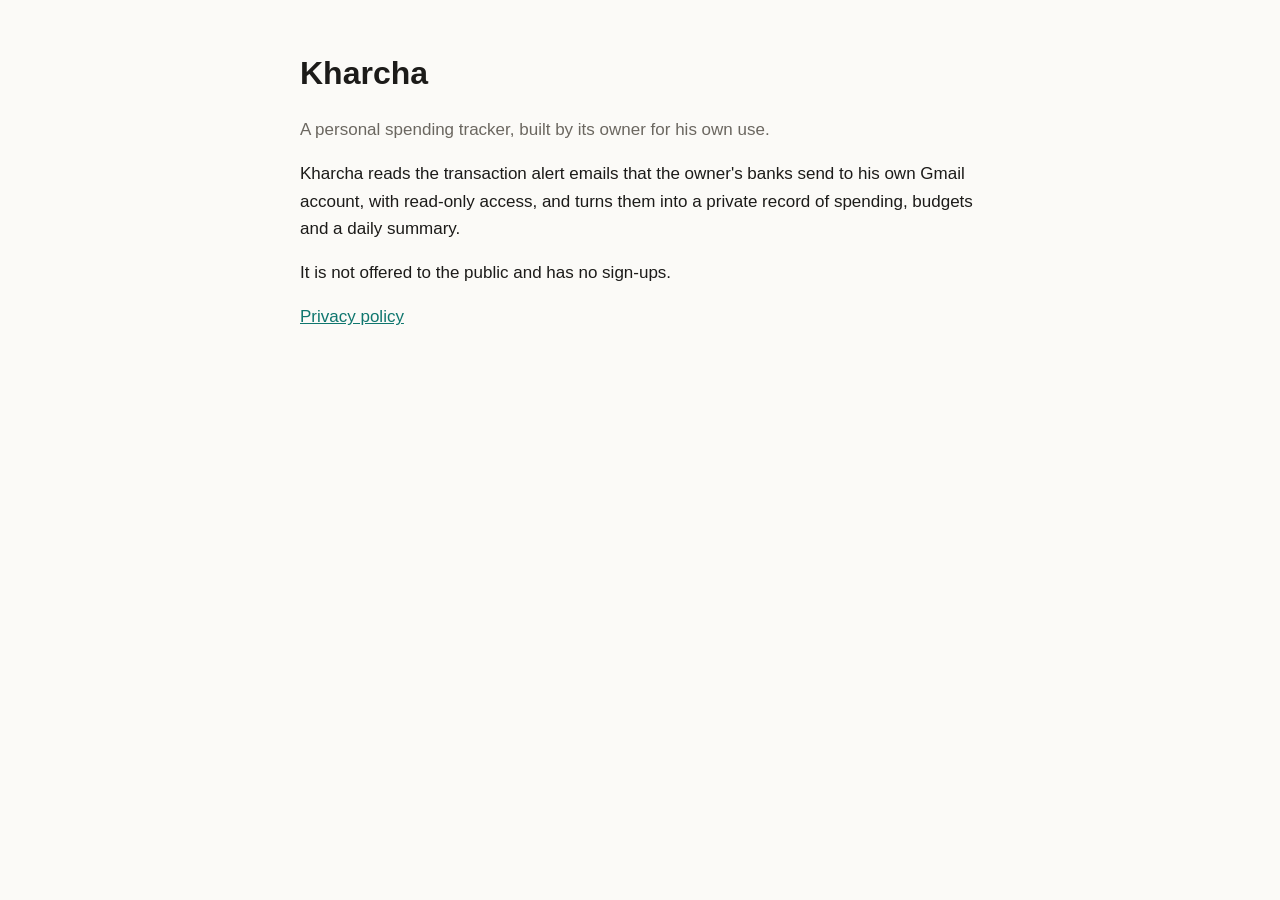
<file: index.html>
<!doctype html>
<html lang="en">
<head><meta charset="utf-8"><meta name="viewport" content="width=device-width, initial-scale=1">
<title>Kharcha (personal)</title><link rel="stylesheet" href="style.css"></head>
<body><main>
<h1>Kharcha</h1>
<p class="muted">A personal spending tracker, built by its owner for his own use.</p>
<p>Kharcha reads the transaction alert emails that the owner's banks send to his own Gmail account, with read-only access, and turns them into a private record of spending, budgets and a daily summary.</p>
<p>It is not offered to the public and has no sign-ups.</p>
<p><a href="privacy.html">Privacy policy</a></p>
</main></body>
</html>
</file>
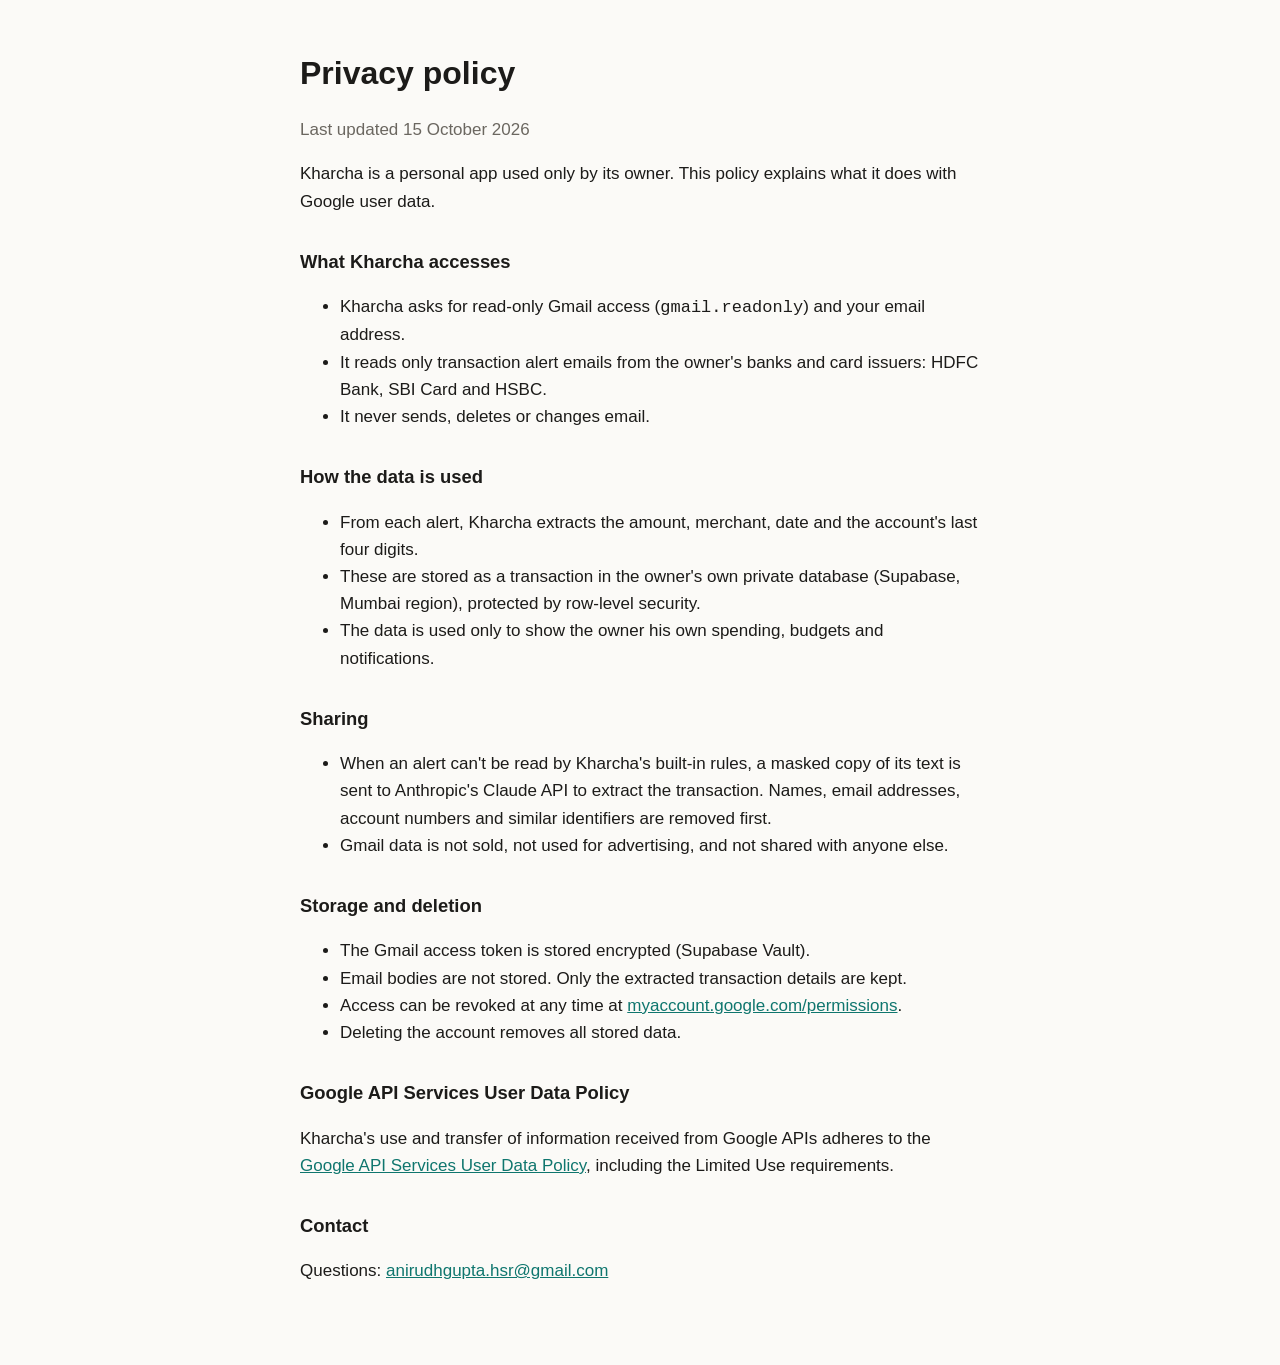
<file: privacy.html>
<!doctype html>
<html lang="en">
<head><meta charset="utf-8"><meta name="viewport" content="width=device-width, initial-scale=1">
<title>Kharcha privacy policy</title><link rel="stylesheet" href="style.css"></head>
<body><main>
<h1>Privacy policy</h1>
<p class="muted">Last updated 15 October 2026</p>

<p>Kharcha is a personal app used only by its owner. This policy explains what it does with Google user data.</p>

<h2>What Kharcha accesses</h2>
<ul>
<li>Kharcha asks for read-only Gmail access (<code>gmail.readonly</code>) and your email address.</li>
<li>It reads only transaction alert emails from the owner's banks and card issuers: HDFC Bank, SBI Card and HSBC.</li>
<li>It never sends, deletes or changes email.</li>
</ul>

<h2>How the data is used</h2>
<ul>
<li>From each alert, Kharcha extracts the amount, merchant, date and the account's last four digits.</li>
<li>These are stored as a transaction in the owner's own private database (Supabase, Mumbai region), protected by row-level security.</li>
<li>The data is used only to show the owner his own spending, budgets and notifications.</li>
</ul>

<h2>Sharing</h2>
<ul>
<li>When an alert can't be read by Kharcha's built-in rules, a masked copy of its text is sent to Anthropic's Claude API to extract the transaction. Names, email addresses, account numbers and similar identifiers are removed first.</li>
<li>Gmail data is not sold, not used for advertising, and not shared with anyone else.</li>
</ul>

<h2>Storage and deletion</h2>
<ul>
<li>The Gmail access token is stored encrypted (Supabase Vault).</li>
<li>Email bodies are not stored. Only the extracted transaction details are kept.</li>
<li>Access can be revoked at any time at <a href="https://myaccount.google.com/permissions">myaccount.google.com/permissions</a>.</li>
<li>Deleting the account removes all stored data.</li>
</ul>

<h2>Google API Services User Data Policy</h2>
<p>Kharcha's use and transfer of information received from Google APIs adheres to the <a href="https://developers.google.com/terms/api-services-user-data-policy">Google API Services User Data Policy</a>, including the Limited Use requirements.</p>

<h2>Contact</h2>
<p>Questions: <a href="mailto:anirudhgupta.hsr@gmail.com">anirudhgupta.hsr@gmail.com</a></p>
</main></body>
</html>
</file>
<file: style.css>
:root { color-scheme: light dark; --bg: #fbfaf7; --fg: #1c1b19; --muted: #6b6760; --accent: #0f766e; }
@media (prefers-color-scheme: dark) { :root { --bg: #141412; --fg: #ecebe7; --muted: #a29f97; --accent: #5eead4; } }
body { margin: 0; background: var(--bg); color: var(--fg); font: 17px/1.6 -apple-system, BlinkMacSystemFont, "Segoe UI", sans-serif; }
main { max-width: 680px; margin: 0 auto; padding: 48px 16px 64px; }
h1 { font-size: 2rem; margin: 0 0 8px; } h2 { font-size: 1.15rem; margin-top: 32px; }
p, li { color: var(--fg); } .muted { color: var(--muted); } a { color: var(--accent); }
</file>
